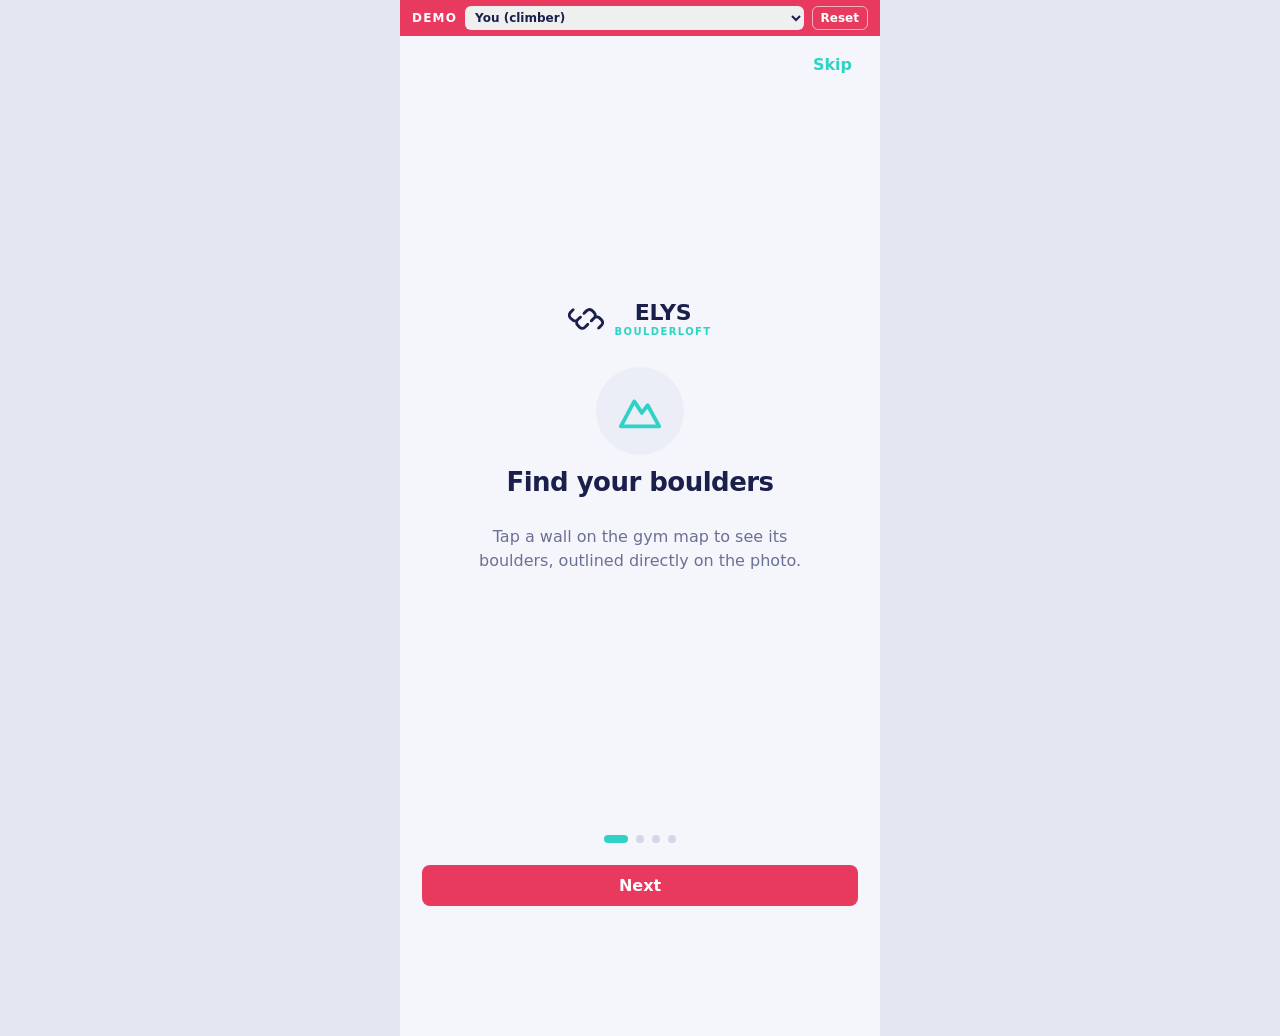
<file: mockup/index.html>
<!DOCTYPE html>
<html lang="en">
<head>
  <meta charset="UTF-8">
  <meta name="viewport" content="width=device-width, initial-scale=1, viewport-fit=cover">
  <meta name="theme-color" content="#11132c">
  <!-- The demo runs the real app: relative links (styles, privacy policy, map editor) point to /app/. -->
  <base href="../app/">
  <title>ELYS Boulderloft – demo</title>
  <link rel="stylesheet" href="styles.css">
  <style>
    .demo-bar {
      display: flex; align-items: center; gap: 8px; max-width: 480px; margin: 0 auto; padding: 6px 12px;
      background: #e8395f; color: #fff; font: 600 12px system-ui, -apple-system, "Segoe UI", Roboto, sans-serif;
    }
    .demo-bar b { letter-spacing: .1em; }
    .demo-bar select { flex: 1; min-width: 0; padding: 4px 6px; border: 0; border-radius: 6px; font: inherit; color: #1a1f4b; }
    .demo-bar button { padding: 4px 8px; border: 1px solid rgba(255, 255, 255, .6); border-radius: 6px; background: transparent; color: #fff; font: inherit; cursor: pointer; }
  </style>
</head>
<body>
  <div class="demo-bar">
    <b>DEMO</b>
    <select id="demo-user" aria-label="Demo user"></select>
    <button id="demo-reset" type="button">Reset</button>
  </div>
  <div id="app" class="app"></div>
  <script src="js/i18n.js"></script>
  <script src="js/map-data.js"></script>
  <script src="js/constants.js"></script>
  <script src="../mockup/demo-backend.js"></script>
  <script src="js/detect.js"></script>
  <script src="js/api.js"></script>
  <script src="js/app.js"></script>
  <script>
    (() => {
      const select = document.getElementById('demo-user');
      const roles = { climber: 'climber', setter: 'setter', admin: 'admin', owner: 'owner' };
      const current = ElysDemo.currentUser();
      select.innerHTML = '<option value="">\u2014 signed out \u2014</option>' + ElysDemo.profiles()
        .map((p) => `<option value="${p.id}" ${p.id === current ? 'selected' : ''}>${p.name.replace(/[<>&"]/g, '')} (${roles[p.role]})</option>`).join('');
      select.onchange = () => ElysDemo.switchUser(select.value);
      document.getElementById('demo-reset').onclick = () => { if (confirm('Reset all demo data?')) ElysDemo.reset(); };
    })();
  </script>
</body>
</html>
</file>
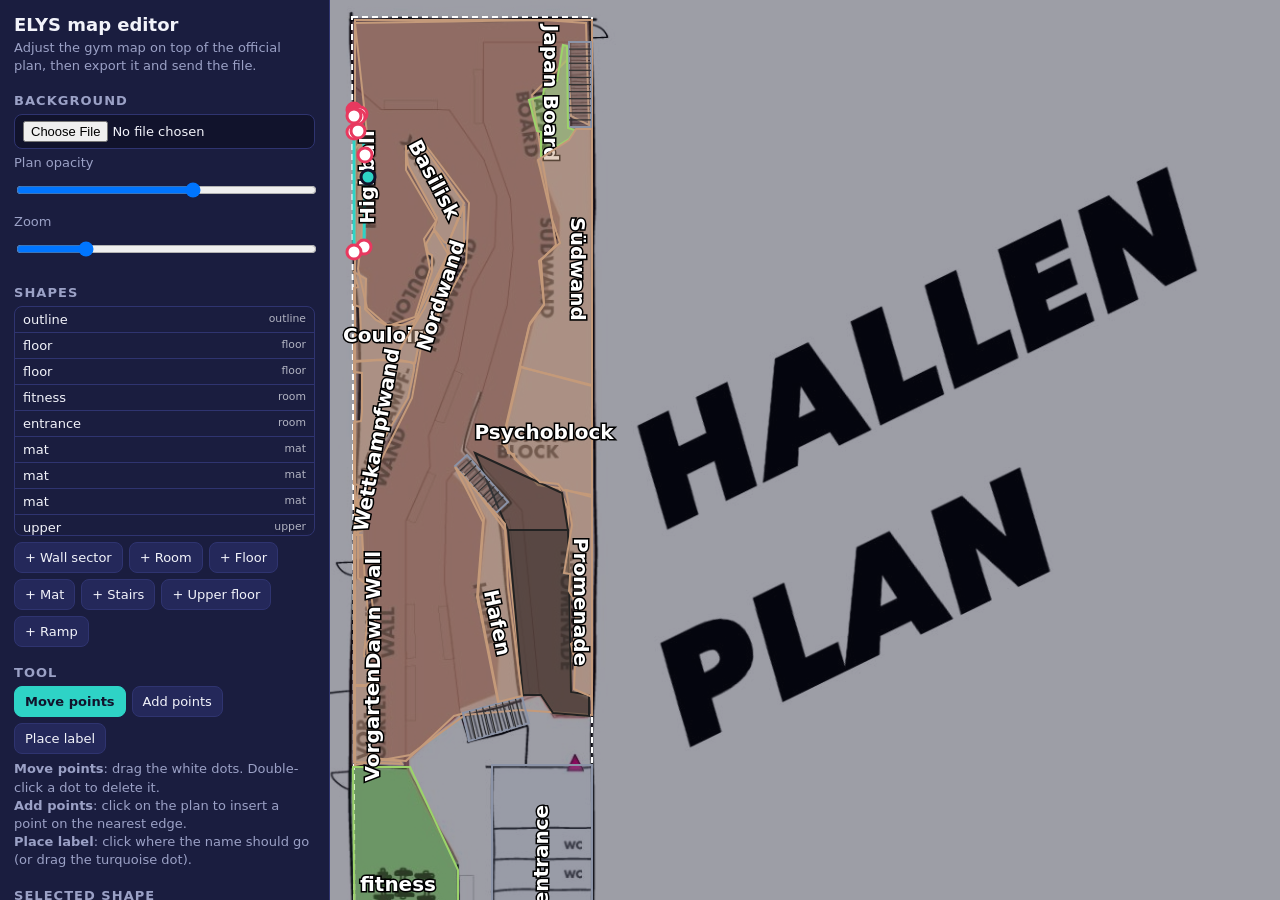
<file: app/map-editor.html>
<!DOCTYPE html>
<html lang="en">
<head>
  <meta charset="UTF-8">
  <meta name="viewport" content="width=device-width, initial-scale=1">
  <title>ELYS – map editor</title>
  <style>
    * { box-sizing: border-box; }
    body { margin: 0; font-family: system-ui, -apple-system, "Segoe UI", Roboto, sans-serif; background: #11132c; color: #f2f3fa; display: flex; height: 100vh; }
    aside { width: 330px; flex: none; padding: 14px; overflow-y: auto; background: #1a1d3f; border-right: 1px solid #2f3470; font-size: 13px; }
    main { flex: 1; overflow: auto; position: relative; background: #0b0d22; }
    h1 { margin: 0 0 4px; font-size: 18px; } h2 { margin: 18px 0 6px; font-size: 13px; text-transform: uppercase; letter-spacing: .08em; color: #9ba1c6; }
    p.help { margin: 4px 0; color: #9ba1c6; line-height: 1.4; }
    button, select, input, textarea { font: inherit; color: inherit; }
    button { padding: 7px 10px; border: 1px solid #2f3470; border-radius: 8px; background: #24285a; cursor: pointer; }
    button.on { background: #2ed3c6; color: #11132c; border-color: #2ed3c6; font-weight: 700; }
    button.danger { color: #ff8aa0; }
    .row { display: flex; gap: 6px; flex-wrap: wrap; margin: 6px 0; align-items: center; }
    label { display: block; margin: 6px 0; } label span { display: block; color: #9ba1c6; margin-bottom: 3px; }
    input, select, textarea { width: 100%; padding: 6px 8px; border: 1px solid #2f3470; border-radius: 8px; background: #11132c; }
    textarea { height: 140px; font-family: ui-monospace, Consolas, monospace; font-size: 11px; }
    #list { max-height: 230px; overflow-y: auto; border: 1px solid #2f3470; border-radius: 8px; }
    #list div { padding: 5px 8px; cursor: pointer; border-bottom: 1px solid #2f3470; display: flex; justify-content: space-between; }
    #list div.sel { background: #2ed3c6; color: #11132c; font-weight: 700; }
    #list small { opacity: .7; }
    svg { display: block; touch-action: none; }
    .shape { fill-opacity: .45; stroke-width: 2; cursor: pointer; }
    .shape.outline { fill: none; stroke: #fff; stroke-dasharray: 6 4; }
    .shape.sel { fill-opacity: .7; stroke: #2ed3c6; stroke-width: 3; }
    .label { font-weight: 800; text-anchor: middle; dominant-baseline: middle; fill: #fff; paint-order: stroke; stroke: #000; stroke-width: 3px; pointer-events: none; }
    .handle { fill: #fff; stroke: #e8395f; stroke-width: 3; cursor: move; }
    .handle.first { fill: #e8395f; }
    .label-handle { fill: #2ed3c6; stroke: #11132c; stroke-width: 3; cursor: move; }
    @media (max-width: 800px) {
      body { flex-direction: column; height: auto; }
      aside { width: 100%; border-right: 0; border-bottom: 1px solid #2f3470; }
      main { height: 75vh; }
      .handle, .label-handle { r: 12; }
    }
  </style>
</head>
<body>
  <aside>
    <h1>ELYS map editor</h1>
    <p class="help">Adjust the gym map on top of the official plan, then export it and send the file.</p>

    <h2>Background</h2>
    <div class="row"><input type="file" id="bg-file" accept="image/*"></div>
    <label><span>Plan opacity</span><input type="range" id="bg-op" min="0" max="1" step="0.05" value="0.6"></label>
    <label><span>Zoom</span><input type="range" id="zoom" min="0.5" max="3" step="0.1" value="1"></label>

    <h2>Shapes</h2>
    <div id="list"></div>
    <div class="row">
      <button id="add-sector">+ Wall sector</button><button id="add-room">+ Room</button><button id="add-floor">+ Floor</button><button id="add-mat">+ Mat</button><button id="add-stairs">+ Stairs</button><button id="add-upper">+ Upper floor</button><button id="add-ramp">+ Ramp</button>
    </div>

    <h2>Tool</h2>
    <div class="row" id="modes">
      <button data-mode="move" class="on">Move points</button><button data-mode="add">Add points</button><button data-mode="label">Place label</button>
    </div>
    <p class="help"><b>Move points</b>: drag the white dots. Double-click a dot to delete it.<br>
      <b>Add points</b>: click on the plan to insert a point on the nearest edge.<br>
      <b>Place label</b>: click where the name should go (or drag the turquoise dot).</p>

    <div id="props"></div>

    <h2>Export / import</h2>
    <div class="row"><button id="export">Export</button><button id="download">Download map-data.js</button><button id="copy">Copy</button></div>
    <textarea id="io" placeholder="Click Export, or paste an exported map here and click Import."></textarea>
    <div class="row"><button id="import">Import</button><button id="reset" class="danger">Reset to app version</button></div>
    <p class="help">Your work is saved automatically in this browser.</p>
  </aside>
  <main><svg id="svg"></svg></main>

  <script src="js/map-data.js"></script>
  <script>
    const NS = 'http://www.w3.org/2000/svg';
    const AREAS = { main: '#c49a7a', labyrinth: '#5ec8f2', welle: '#f27aa8', board: '#9bd46a', none: '#8b93a7' };
    const KIND_COLOR = { floor: 0.12, room: 0.25, mat: 0.3, stairs: 0.15, upper: 0.5, ramp: 0.35 };
    const SECTOR_FONT = 20;
    const DRAFT_KEY = 'elys-map-draft';
    const svg = document.getElementById('svg');
    let map = JSON.parse(localStorage.getItem(DRAFT_KEY) || 'null') || JSON.parse(JSON.stringify(GYM_MAP));
    let sel = map.shapes.findIndex((s) => s.kind === 'sector');
    let mode = 'move';
    let bg = { src: '../photos/elys_plan_salle.jpg', w: 1080, h: 2376 };
    let drag = null;

    const save = () => localStorage.setItem(DRAFT_KEY, JSON.stringify(map));
    const esc = (s) => String(s ?? '').replace(/[&<>"']/g, (c) => ({ '&': '&amp;', '<': '&lt;', '>': '&gt;', '"': '&quot;', "'": '&#39;' }[c]));
    const centroid = (p) => [p.reduce((a, q) => a + q[0], 0) / p.length, p.reduce((a, q) => a + q[1], 0) / p.length];
    const slug = (s) => s.toLowerCase().normalize('NFD').replace(/[\u0300-\u036f]/g, '').replace(/[^a-z0-9]+/g, '');
    const round = (v) => Math.round(v);

    // Same step drawing as the app: lines from edge 1→4 to edge 2→3.
    function stairSteps([a, b, c, d]) {
      const n = Math.max(2, Math.round(Math.hypot(d[0] - a[0], d[1] - a[1]) / 7));
      const lerp = (p, q, k) => [p[0] + (q[0] - p[0]) * k, p[1] + (q[1] - p[1]) * k];
      let out = '';
      for (let i = 1; i < n; i++) {
        const [x1, y1] = lerp(a, d, i / n), [x2, y2] = lerp(b, c, i / n);
        out += `<line x1="${x1}" y1="${y1}" x2="${x2}" y2="${y2}" stroke="#333" stroke-width="1.2" pointer-events="none"/>`;
      }
      return out;
    }

    function svgPoint(e) {
      const pt = svg.createSVGPoint();
      pt.x = e.clientX; pt.y = e.clientY;
      const p = pt.matrixTransform(svg.getScreenCTM().inverse());
      return [round(p.x), round(p.y)];
    }

    function draw() {
      const [vx, vy, vw, vh] = map.viewBox;
      const zoom = +document.getElementById('zoom').value;
      svg.setAttribute('viewBox', `${vx} ${vy} ${vw} ${vh}`);
      svg.setAttribute('width', vw * zoom);
      svg.setAttribute('height', vh * zoom);
      let html = `<image href="${esc(bg.src)}" x="0" y="0" width="${bg.w}" height="${bg.h}" opacity="${document.getElementById('bg-op').value}"/>`;
      map.shapes.forEach((s, i) => {
        const pts = s.poly.map((p) => p.join(',')).join(' ');
        const color = s.kind === 'upper' || s.kind === 'ramp' ? '#222' : AREAS[s.area] || AREAS.none;
        const op = KIND_COLOR[s.kind] ?? 0.45;
        html += `<polygon class="shape ${s.kind} ${i === sel ? 'sel' : ''}" data-i="${i}" points="${pts}" fill="${color}" stroke="${color}" style="fill-opacity:${i === sel ? 0.7 : op}"/>`;
        if (s.kind === 'stairs' && s.poly.length === 4) html += stairSteps(s.poly);
        if (s.kind === 'sector' || s.kind === 'room') {
          const [x, y, rot = 0, size = 22] = s.label || [...centroid(s.poly), 0, 22];
          html += `<text class="label" x="${x}" y="${y}" style="font-size:${s.kind === 'sector' ? SECTOR_FONT : size}px" transform="rotate(${rot} ${x} ${y})">${esc(s.kind === 'room' ? s.name.replace('map.', '') : s.name)}</text>`;
        }
      });
      const s = map.shapes[sel];
      if (s) {
        s.poly.forEach(([x, y], k) => { html += `<circle class="handle ${k === 0 ? 'first' : ''}" data-k="${k}" cx="${x}" cy="${y}" r="7"/>`; });
        if (s.kind === 'sector' || s.kind === 'room') {
          const [x, y] = s.label || centroid(s.poly);
          html += `<circle class="label-handle" cx="${x}" cy="${y}" r="7"/>`;
        }
      }
      svg.innerHTML = html;
      drawList();
      drawProps();
      save();
    }

    function drawList() {
      document.getElementById('list').innerHTML = map.shapes.map((s, i) =>
        `<div data-i="${i}" class="${i === sel ? 'sel' : ''}">${esc(s.kind === 'sector' ? s.name : s.kind === 'room' ? s.name.replace('map.', '') : s.kind)}<small>${s.kind}${s.id ? ' \u00b7 ' + esc(s.id) : ''}</small></div>`).join('');
    }

    function drawProps() {
      const s = map.shapes[sel];
      const el = document.getElementById('props');
      if (!s) { el.innerHTML = ''; return; }
      const lab = s.label || [...centroid(s.poly).map(round), 0, 22];
      const areaOpts = Object.keys(AREAS).map((a) => `<option ${s.area === a ? 'selected' : ''}>${a}</option>`).join('');
      el.innerHTML = `<h2>Selected shape</h2>
        ${s.kind === 'sector' ? `<label><span>Name (shown in the app)</span><input data-prop="name" value="${esc(s.name)}"></label>
          <label><span>Id (stored with the boulders \u2013 do not change for existing walls)</span><input data-prop="id" value="${esc(s.id)}" ${s.isNew ? '' : 'readonly'}></label>
          <label><span><input type="checkbox" data-flag="noSet" ${s.noSet ? 'checked' : ''}> No boulders set here (board, labyrinth\u2026)</span></label>` : ''}
        ${s.kind === 'ramp' ? '<p class="help">Ramps need exactly 4 points: side 1\u21922 is the bottom, side 3\u21924 the top.</p>' : ''}
        ${s.kind === 'room' ? `<label><span>Name (translation key or text)</span><input data-prop="name" value="${esc(s.name)}"></label>` : ''}
        ${s.kind === 'stairs' ? '<p class="help">Stairs need exactly 4 points; steps run from side 1\u21924 to side 2\u21923.</p>' : ''}
        ${s.kind !== 'outline' && s.kind !== 'stairs' && s.kind !== 'upper' && s.kind !== 'ramp' ? `<label><span>Color group</span><select data-prop="area">${areaOpts}</select></label>` : ''}
        ${s.kind === 'sector' || s.kind === 'room' ? `<div class="row">
          <label style="flex:1"><span>Label angle</span><input type="number" data-label="2" value="${lab[2] || 0}" step="5"></label>
          ${s.kind === 'room' ? `<label style="flex:1"><span>Label size</span><input type="number" data-label="3" value="${lab[3] || 22}" min="8" max="60"></label>` : ''}</div>` : ''}
        <div class="row"><button id="del-last">Delete last point</button><button id="del-shape" class="danger">Delete shape</button></div>
        <p class="help">${s.poly.length} points</p>`;
    }

    function nearestEdge(poly, [x, y]) {
      let best = poly.length, bestD = Infinity;
      for (let i = 0; i < poly.length; i++) {
        const [ax, ay] = poly[i], [bx, by] = poly[(i + 1) % poly.length];
        const dx = bx - ax, dy = by - ay, len = dx * dx + dy * dy || 1;
        const tt = Math.max(0, Math.min(1, ((x - ax) * dx + (y - ay) * dy) / len));
        const d = Math.hypot(ax + tt * dx - x, ay + tt * dy - y);
        if (d < bestD) { bestD = d; best = i + 1; }
      }
      return best;
    }

    function addShape(kind) {
      const [vx, vy, vw, vh] = map.viewBox;
      const cx = round(vx + vw / 2), cy = round(vy + vh / 2);
      const poly = [[cx - 40, cy - 40], [cx + 40, cy - 40], [cx + 40, cy + 40], [cx - 40, cy + 40]];
      const shape = kind === 'sector'
        ? { kind, id: 'newwall' + Date.now().toString(36).slice(-3), name: 'New wall', area: 'main', poly, isNew: true }
        : kind === 'room' ? { kind, name: 'New room', area: 'none', poly } : ['stairs', 'upper', 'ramp'].includes(kind) ? { kind, poly } : { kind, area: 'main', poly };
      // Everything except walls goes below the walls so it never hides them.
      const firstSector = map.shapes.findIndex((s) => s.kind === 'sector');
      sel = kind === 'sector' || firstSector < 0 ? map.shapes.length : firstSector;
      map.shapes.splice(sel, 0, shape);
      draw();
    }

    // Short, readable export: one shape per line.
    function exportText() {
      const clean = map.shapes.map(({ isNew, ...s }) => s);
      const lines = clean.map((s) => '    ' + JSON.stringify(s).replace(/"(\w+)":/g, '$1: ').replace(/"/g, "'") + ',');
      return `// Gym map traced from the official "Hallenplan" (coordinates = pixels of photos/elys_plan_salle.jpg, 1080 px wide).
// Edit it visually with app/map-editor.html, then replace this file with the exported one.
const GYM_MAP = {
  viewBox: ${JSON.stringify(map.viewBox)},
  shapes: [
${lines.join('\n')}
  ],
};
`;
    }

    // ---------- Events ----------
    svg.addEventListener('pointerdown', (e) => {
      const s = map.shapes[sel];
      if (e.target.classList.contains('handle')) {
        drag = { type: 'point', k: +e.target.dataset.k };
      } else if (e.target.classList.contains('label-handle')) {
        drag = { type: 'label' };
      } else if (mode === 'add' && s) {
        const p = svgPoint(e);
        s.poly.splice(nearestEdge(s.poly, p), 0, p);
        draw();
        return;
      } else if (mode === 'label' && s && (s.kind === 'sector' || s.kind === 'room')) {
        const [x, y] = svgPoint(e);
        const old = s.label || [0, 0, 0, 22];
        s.label = [x, y, old[2] || 0, old[3] || 22];
        draw();
        return;
      } else if (e.target.dataset.i !== undefined) {
        sel = +e.target.dataset.i;
        draw();
        return;
      } else return;
      svg.setPointerCapture(e.pointerId);
      e.preventDefault();
    });
    svg.addEventListener('pointermove', (e) => {
      if (!drag) return;
      const s = map.shapes[sel];
      const p = svgPoint(e);
      if (drag.type === 'point') s.poly[drag.k] = p;
      else { const old = s.label || [0, 0, 0, 22]; s.label = [p[0], p[1], old[2] || 0, old[3] || 22]; }
      draw();
    });
    svg.addEventListener('pointerup', () => { drag = null; });
    svg.addEventListener('dblclick', (e) => {
      const s = map.shapes[sel];
      if (e.target.classList.contains('handle') && s.poly.length > 3) { s.poly.splice(+e.target.dataset.k, 1); draw(); }
    });

    document.getElementById('list').addEventListener('click', (e) => {
      const d = e.target.closest('[data-i]');
      if (d) { sel = +d.dataset.i; draw(); }
    });
    document.getElementById('modes').addEventListener('click', (e) => {
      const b = e.target.closest('[data-mode]');
      if (!b) return;
      mode = b.dataset.mode;
      document.querySelectorAll('#modes button').forEach((x) => x.classList.toggle('on', x === b));
    });
    document.getElementById('props').addEventListener('change', (e) => {
      const s = map.shapes[sel];
      if (e.target.dataset.flag) {
        if (e.target.checked) s[e.target.dataset.flag] = true; else delete s[e.target.dataset.flag];
      }
      if (e.target.dataset.prop === 'id') s.id = slug(e.target.value) || s.id;
      else if (e.target.dataset.prop) {
        s[e.target.dataset.prop] = e.target.value;
        if (e.target.dataset.prop === 'name' && s.kind === 'sector' && s.isNew) s.id = slug(e.target.value) || s.id;
      }
      if (e.target.dataset.label) {
        const lab = s.label || [...centroid(s.poly).map(round), 0, 22];
        lab[+e.target.dataset.label] = +e.target.value;
        s.label = lab;
      }
      draw();
    });
    document.getElementById('props').addEventListener('click', (e) => {
      const s = map.shapes[sel];
      if (e.target.id === 'del-last' && s.poly.length > 3) { s.poly.pop(); draw(); }
      if (e.target.id === 'del-shape' && confirm('Delete this shape?')) { map.shapes.splice(sel, 1); sel = -1; draw(); }
    });
    document.getElementById('add-sector').onclick = () => addShape('sector');
    document.getElementById('add-room').onclick = () => addShape('room');
    document.getElementById('add-floor').onclick = () => addShape('floor');
    document.getElementById('add-mat').onclick = () => addShape('mat');
    document.getElementById('add-stairs').onclick = () => addShape('stairs');
    document.getElementById('add-upper').onclick = () => addShape('upper');
    document.getElementById('add-ramp').onclick = () => addShape('ramp');
    document.getElementById('bg-op').oninput = draw;
    document.getElementById('zoom').oninput = draw;
    document.getElementById('bg-file').onchange = (e) => {
      const file = e.target.files[0];
      if (!file) return;
      const url = URL.createObjectURL(file);
      const img = new Image();
      img.onload = () => { bg = { src: url, w: img.naturalWidth, h: img.naturalHeight }; draw(); };
      img.src = url;
    };
    document.getElementById('export').onclick = () => { document.getElementById('io').value = exportText(); };
    document.getElementById('copy').onclick = async () => {
      document.getElementById('io').value = exportText();
      await navigator.clipboard.writeText(exportText());
      alert('Copied! Paste it in a message.');
    };
    document.getElementById('download').onclick = () => {
      const a = document.createElement('a');
      a.href = URL.createObjectURL(new Blob([exportText()], { type: 'text/javascript' }));
      a.download = 'map-data.js';
      a.click();
    };
    document.getElementById('import').onclick = () => {
      try {
        const text = document.getElementById('io').value;
        const body = text.slice(text.indexOf('{'), text.lastIndexOf('}') + 1);
        // Turn the exported JS object into JSON (quotes and keys) instead of evaluating it.
        const json = body.replace(/'/g, '"').replace(/([{,]\s*)([A-Za-z_]\w*)\s*:/g, '$1"$2":').replace(/,(\s*[\]}])/g, '$1');
        map = JSON.parse(json);
        sel = 0;
        draw();
      } catch (err) { alert('Could not read this map: ' + err.message); }
    };
    document.getElementById('reset').onclick = () => {
      if (!confirm('Discard your changes and reload the map used by the app?')) return;
      localStorage.removeItem(DRAFT_KEY);
      map = JSON.parse(JSON.stringify(GYM_MAP));
      sel = 0;
      draw();
    };
    draw();
  </script>
</body>
</html>
</file>
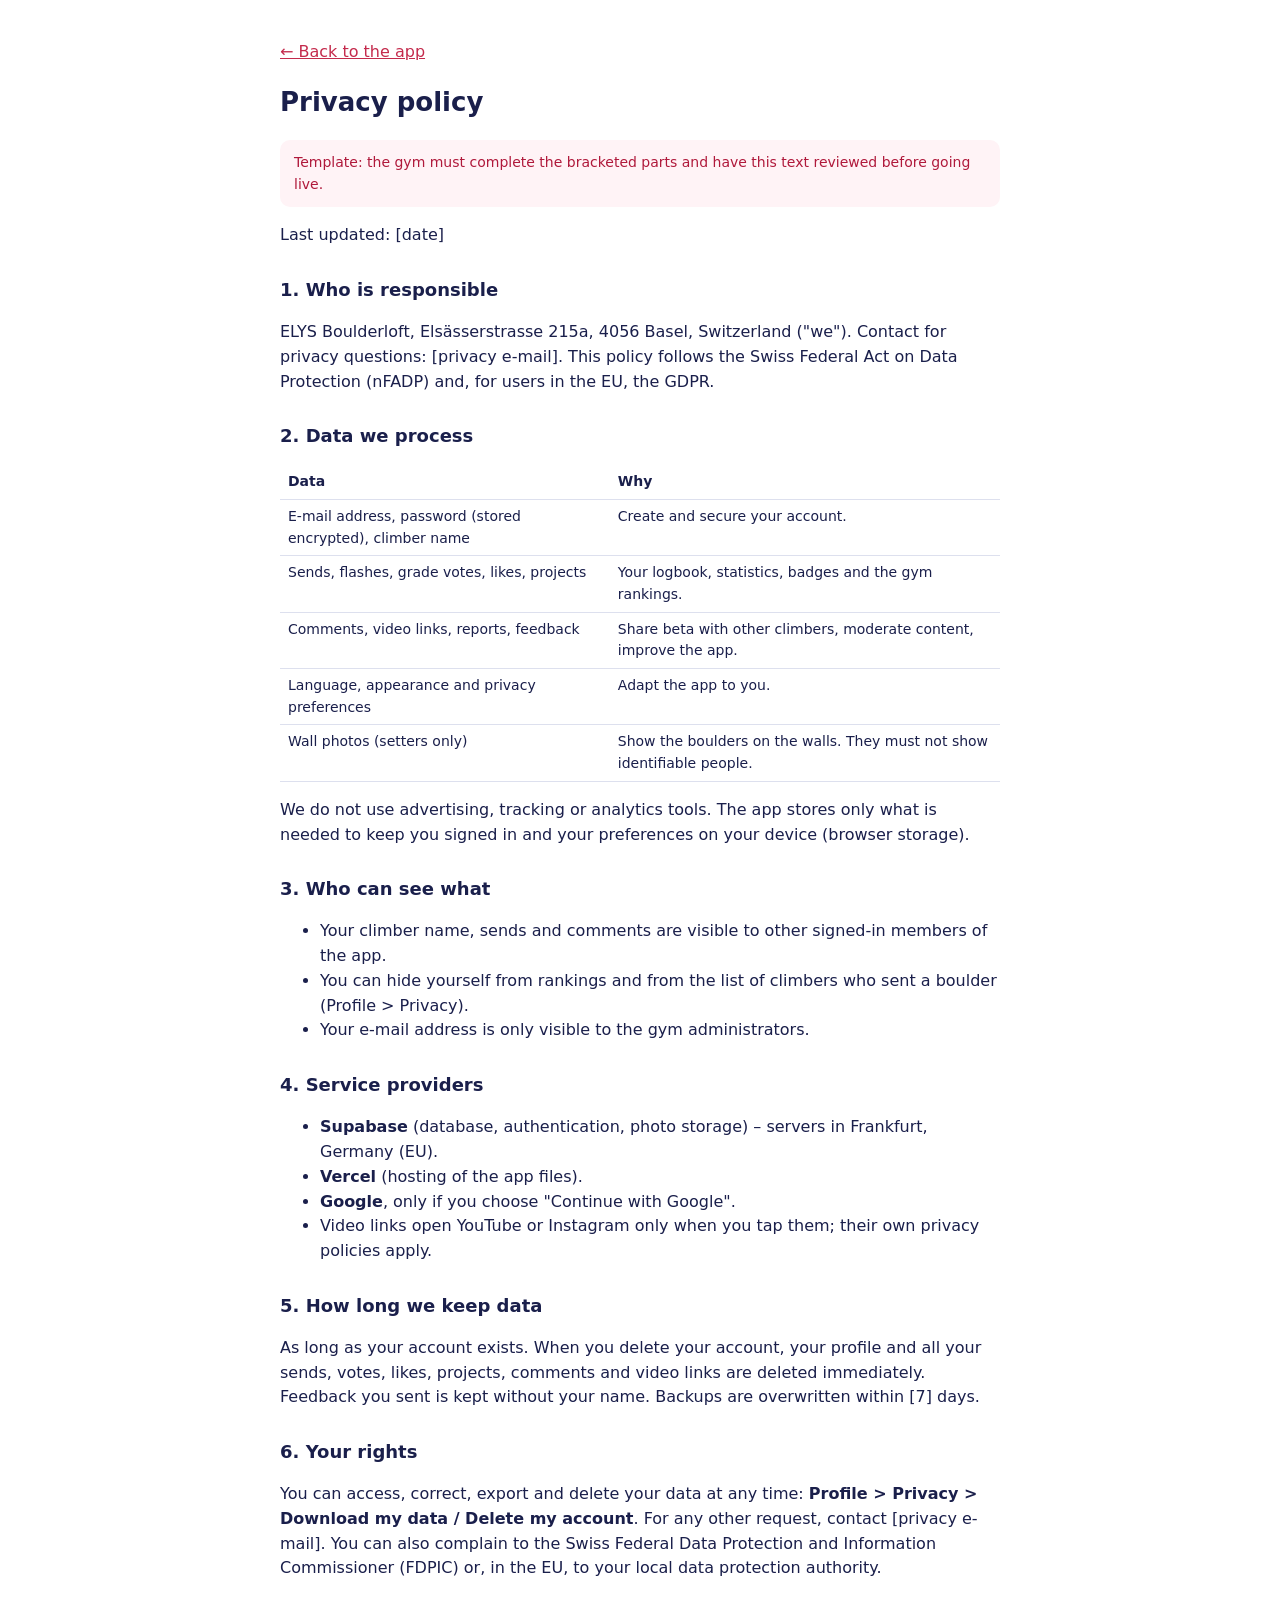
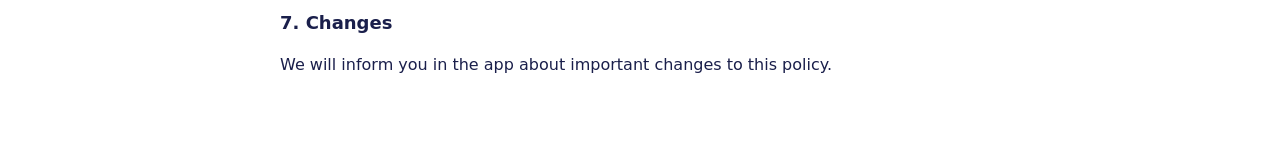
<file: app/privacy.html>
<!DOCTYPE html>
<html lang="en">
<head>
  <meta charset="UTF-8">
  <meta name="viewport" content="width=device-width, initial-scale=1">
  <title>Privacy policy – ELYS Boulderloft app</title>
  <style>
    body { max-width: 720px; margin: 0 auto; padding: 24px 18px 60px; font-family: system-ui, -apple-system, "Segoe UI", Roboto, sans-serif; line-height: 1.55; color: #1a1f4b; }
    h1 { font-size: 26px; } h2 { margin-top: 28px; font-size: 18px; }
    .note { padding: 12px 14px; border-radius: 10px; background: #fff3f6; color: #b0193b; font-size: 14px; }
    td, th { padding: 6px 8px; border-bottom: 1px solid #dde0ee; text-align: left; vertical-align: top; font-size: 14px; }
    table { border-collapse: collapse; width: 100%; }
    a { color: #c42a4c; }
  </style>
</head>
<body>
  <p><a href="./">&larr; Back to the app</a></p>
  <h1>Privacy policy</h1>
  <p class="note">Template: the gym must complete the bracketed parts and have this text reviewed before going live.</p>
  <p>Last updated: [date]</p>

  <h2>1. Who is responsible</h2>
  <p>ELYS Boulderloft, Elsässerstrasse 215a, 4056 Basel, Switzerland ("we"). Contact for privacy questions: [privacy e-mail].
  This policy follows the Swiss Federal Act on Data Protection (nFADP) and, for users in the EU, the GDPR.</p>

  <h2>2. Data we process</h2>
  <table>
    <tr><th>Data</th><th>Why</th></tr>
    <tr><td>E-mail address, password (stored encrypted), climber name</td><td>Create and secure your account.</td></tr>
    <tr><td>Sends, flashes, grade votes, likes, projects</td><td>Your logbook, statistics, badges and the gym rankings.</td></tr>
    <tr><td>Comments, video links, reports, feedback</td><td>Share beta with other climbers, moderate content, improve the app.</td></tr>
    <tr><td>Language, appearance and privacy preferences</td><td>Adapt the app to you.</td></tr>
    <tr><td>Wall photos (setters only)</td><td>Show the boulders on the walls. They must not show identifiable people.</td></tr>
  </table>
  <p>We do not use advertising, tracking or analytics tools. The app stores only what is needed to keep you signed in and your preferences on your device (browser storage).</p>

  <h2>3. Who can see what</h2>
  <ul>
    <li>Your climber name, sends and comments are visible to other signed-in members of the app.</li>
    <li>You can hide yourself from rankings and from the list of climbers who sent a boulder (Profile &gt; Privacy).</li>
    <li>Your e-mail address is only visible to the gym administrators.</li>
  </ul>

  <h2>4. Service providers</h2>
  <ul>
    <li><b>Supabase</b> (database, authentication, photo storage) – servers in Frankfurt, Germany (EU).</li>
    <li><b>Vercel</b> (hosting of the app files).</li>
    <li><b>Google</b>, only if you choose "Continue with Google".</li>
    <li>Video links open YouTube or Instagram only when you tap them; their own privacy policies apply.</li>
  </ul>

  <h2>5. How long we keep data</h2>
  <p>As long as your account exists. When you delete your account, your profile and all your sends, votes, likes, projects, comments and video links are deleted immediately. Feedback you sent is kept without your name. Backups are overwritten within [7] days.</p>

  <h2>6. Your rights</h2>
  <p>You can access, correct, export and delete your data at any time: <b>Profile &gt; Privacy &gt; Download my data / Delete my account</b>.
  For any other request, contact [privacy e-mail]. You can also complain to the Swiss Federal Data Protection and Information Commissioner (FDPIC) or, in the EU, to your local data protection authority.</p>

  <h2>7. Changes</h2>
  <p>We will inform you in the app about important changes to this policy.</p>
</body>
</html>
</file>
